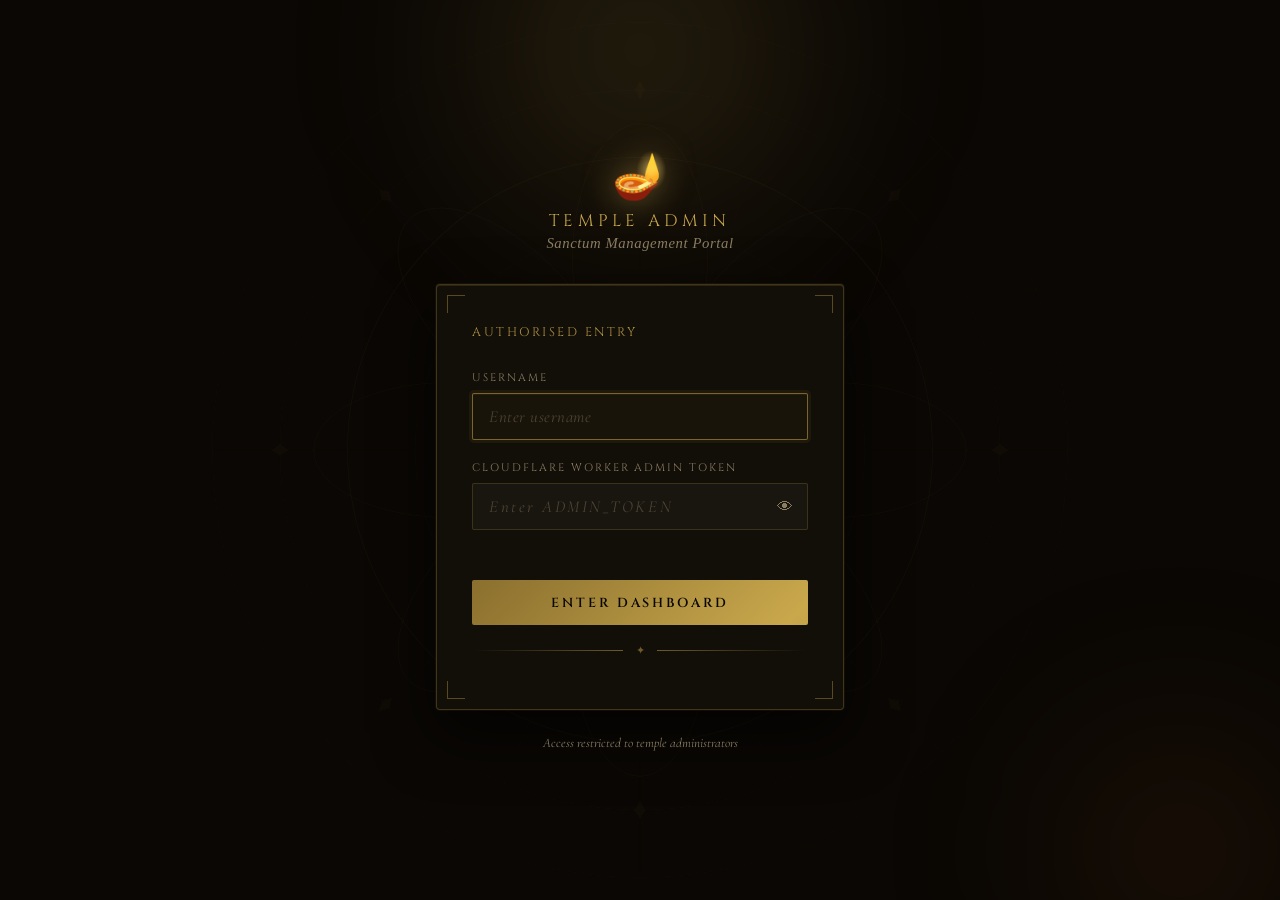
<file: login.html>
<!DOCTYPE html>
<html lang="en">
<head>
  <meta charset="UTF-8">
  <meta name="viewport" content="width=device-width, initial-scale=1.0">
  <meta name="robots" content="noindex, nofollow">
  <title>Temple Admin — Login</title>
  <link rel="icon" href="/favicon.ico">
  <link rel="icon" type="image/png" sizes="32x32" href="/output.png">
  <link rel="apple-touch-icon" href="/output.png">
  <link href="https://fonts.googleapis.com/css2?family=Cormorant+Garamond:ital,wght@0,400;0,600;1,400&family=Cinzel:wght@400;600&family=IM+Fell+English:ital@0;1&display=swap" rel="stylesheet">
  <style>
    :root {
      --gold: #c9a84c;
      --gold-light: #e8c97a;
      --gold-dim: #8a6f2e;
      --deep: #0a0704;
      --panel: #120e08;
      --surface: #1c1508;
      --border: rgba(201, 168, 76, 0.25);
      --text: #e8dfc8;
      --muted: #8a7d62;
      --error: #c0392b;
    }

    *, *::before, *::after { box-sizing: border-box; margin: 0; padding: 0; }

    body {
      min-height: 100vh;
      background-color: var(--deep);
      font-family: 'Cormorant Garamond', Georgia, serif;
      color: var(--text);
      display: flex;
      align-items: center;
      justify-content: center;
      overflow: hidden;
      position: relative;
    }

    /* Mandala background */
    .bg-mandala {
      position: fixed;
      inset: 0;
      pointer-events: none;
      z-index: 0;
    }

    .bg-mandala svg {
      width: 100%;
      height: 100%;
      opacity: 0.04;
    }

    /* Ambient glow */
    .glow-orb {
      position: fixed;
      border-radius: 50%;
      filter: blur(80px);
      pointer-events: none;
      z-index: 0;
    }

    .glow-orb.top {
      width: 500px; height: 500px;
      top: -200px; left: 50%;
      transform: translateX(-50%);
      background: radial-gradient(circle, rgba(201,168,76,0.18) 0%, transparent 70%);
    }

    .glow-orb.bottom {
      width: 400px; height: 400px;
      bottom: -150px; right: -100px;
      background: radial-gradient(circle, rgba(180,100,30,0.12) 0%, transparent 70%);
    }

    /* Login container */
    .login-wrapper {
      position: relative;
      z-index: 1;
      width: 100%;
      max-width: 440px;
      padding: 1rem;
    }

    /* Top emblem */
    .emblem {
      text-align: center;
      margin-bottom: 2rem;
      animation: fadeDown 0.8s ease both;
    }

    .emblem-lamp {
      font-size: 2.8rem;
      display: block;
      margin-bottom: 0.4rem;
      filter: drop-shadow(0 0 16px rgba(201,168,76,0.5));
      animation: lampPulse 3s ease-in-out infinite;
    }

    @keyframes lampPulse {
      0%, 100% { filter: drop-shadow(0 0 16px rgba(201,168,76,0.5)); }
      50%       { filter: drop-shadow(0 0 28px rgba(201,168,76,0.9)); }
    }

    .emblem-title {
      font-family: 'Cinzel', serif;
      font-size: 1.05rem;
      letter-spacing: 0.25em;
      color: var(--gold);
      text-transform: uppercase;
    }

    .emblem-sub {
      font-family: 'IM Fell English', serif;
      font-style: italic;
      color: var(--muted);
      font-size: 0.92rem;
      margin-top: 0.2rem;
      letter-spacing: 0.04em;
    }

    /* Decorative divider */
    .divider {
      display: flex;
      align-items: center;
      gap: 0.8rem;
      margin: 1.2rem 0;
      opacity: 0.5;
    }

    .divider::before, .divider::after {
      content: '';
      flex: 1;
      height: 1px;
      background: linear-gradient(to right, transparent, var(--gold));
    }

    .divider::after {
      background: linear-gradient(to left, transparent, var(--gold));
    }

    .divider-gem { color: var(--gold); font-size: 0.7rem; }

    /* Card */
    .login-card {
      background: var(--panel);
      border: 1px solid var(--border);
      border-radius: 4px;
      padding: 2.4rem 2.2rem 2rem;
      position: relative;
      animation: fadeUp 0.8s 0.15s ease both;
      box-shadow:
        0 0 0 1px rgba(201,168,76,0.06),
        0 24px 60px rgba(0,0,0,0.6),
        inset 0 1px 0 rgba(201,168,76,0.15);
    }

    /* Corner ornaments */
    .login-card::before,
    .login-card::after {
      content: '';
      position: absolute;
      width: 18px; height: 18px;
      border-color: var(--gold-dim);
      border-style: solid;
      opacity: 0.6;
    }

    .login-card::before {
      top: 10px; left: 10px;
      border-width: 1px 0 0 1px;
    }

    .login-card::after {
      bottom: 10px; right: 10px;
      border-width: 0 1px 1px 0;
    }

    .card-corner-tr, .card-corner-bl {
      position: absolute;
      width: 18px; height: 18px;
      border-color: var(--gold-dim);
      border-style: solid;
      opacity: 0.6;
    }

    .card-corner-tr { top: 10px; right: 10px; border-width: 1px 1px 0 0; }
    .card-corner-bl { bottom: 10px; left: 10px; border-width: 0 0 1px 1px; }

    .card-heading {
      font-family: 'Cinzel', serif;
      font-size: 0.78rem;
      letter-spacing: 0.2em;
      color: var(--gold);
      text-transform: uppercase;
      margin-bottom: 1.8rem;
      opacity: 0.85;
    }

    /* Form */
    .form-field {
      margin-bottom: 1.3rem;
    }

    label {
      display: block;
      font-family: 'Cinzel', serif;
      font-size: 0.68rem;
      letter-spacing: 0.18em;
      color: var(--muted);
      text-transform: uppercase;
      margin-bottom: 0.5rem;
    }

    input[type="text"],
    input[type="password"] {
      width: 100%;
      background: rgba(255,255,255,0.03);
      border: 1px solid rgba(201,168,76,0.2);
      border-radius: 2px;
      padding: 0.75rem 1rem;
      color: var(--text);
      font-family: 'Cormorant Garamond', serif;
      font-size: 1.05rem;
      outline: none;
      transition: border-color 0.25s, box-shadow 0.25s, background 0.25s;
      letter-spacing: 0.03em;
    }

    input[type="password"] { letter-spacing: 0.15em; }

    input:focus {
      border-color: rgba(201,168,76,0.55);
      background: rgba(201,168,76,0.04);
      box-shadow: 0 0 0 3px rgba(201,168,76,0.07), inset 0 1px 0 rgba(201,168,76,0.06);
    }

    input::placeholder { color: rgba(138,125,98,0.45); font-style: italic; }

    .input-wrap { position: relative; }

    .toggle-pw {
      position: absolute;
      right: 0.9rem;
      top: 50%;
      transform: translateY(-50%);
      background: none;
      border: none;
      cursor: pointer;
      color: var(--muted);
      font-size: 1rem;
      padding: 0;
      transition: color 0.2s;
      line-height: 1;
    }

    .toggle-pw:hover { color: var(--gold); }

    /* Submit btn */
    .btn-login {
      width: 100%;
      margin-top: 1.8rem;
      padding: 0.85rem;
      background: linear-gradient(135deg, #8a6f2e 0%, #c9a84c 50%, #8a6f2e 100%);
      background-size: 200% auto;
      border: none;
      border-radius: 2px;
      color: var(--deep);
      font-family: 'Cinzel', serif;
      font-size: 0.82rem;
      font-weight: 600;
      letter-spacing: 0.22em;
      text-transform: uppercase;
      cursor: pointer;
      transition: background-position 0.5s, box-shadow 0.3s, transform 0.15s;
      position: relative;
      overflow: hidden;
    }

    .btn-login::after {
      content: '';
      position: absolute;
      inset: 0;
      background: rgba(255,255,255,0);
      transition: background 0.2s;
    }

    .btn-login:hover {
      background-position: right center;
      box-shadow: 0 0 24px rgba(201,168,76,0.35), 0 4px 16px rgba(0,0,0,0.4);
    }

    .btn-login:active {
      transform: scale(0.985);
    }

    .btn-login:disabled {
      opacity: 0.5;
      cursor: not-allowed;
      transform: none;
    }

    /* Error message */
    .error-msg {
      display: none;
      background: rgba(192,57,43,0.1);
      border: 1px solid rgba(192,57,43,0.3);
      border-radius: 2px;
      padding: 0.65rem 0.9rem;
      color: #e07060;
      font-size: 0.92rem;
      margin-top: 1rem;
      font-style: italic;
      text-align: center;
      animation: shake 0.4s ease;
    }

    .error-msg.visible { display: block; }

    @keyframes shake {
      0%, 100% { transform: translateX(0); }
      20%, 60% { transform: translateX(-5px); }
      40%, 80% { transform: translateX(5px); }
    }

    /* Loading spinner inside button */
    .spinner {
      display: none;
      width: 16px; height: 16px;
      border: 2px solid rgba(10,7,4,0.3);
      border-top-color: var(--deep);
      border-radius: 50%;
      animation: spin 0.7s linear infinite;
      margin: 0 auto;
    }

    @keyframes spin { to { transform: rotate(360deg); } }

    .btn-login.loading .btn-text { display: none; }
    .btn-login.loading .spinner { display: block; }

    /* Footer */
    .login-footer {
      text-align: center;
      margin-top: 1.6rem;
      color: var(--muted);
      font-size: 0.82rem;
      font-style: italic;
      animation: fadeUp 0.8s 0.3s ease both;
      opacity: 0.7;
    }

    /* Animations */
    @keyframes fadeDown {
      from { opacity: 0; transform: translateY(-20px); }
      to   { opacity: 1; transform: translateY(0); }
    }

    @keyframes fadeUp {
      from { opacity: 0; transform: translateY(20px); }
      to   { opacity: 1; transform: translateY(0); }
    }

    /* Success overlay */
    .success-overlay {
      position: fixed;
      inset: 0;
      background: var(--deep);
      z-index: 100;
      display: flex;
      flex-direction: column;
      align-items: center;
      justify-content: center;
      opacity: 0;
      pointer-events: none;
      transition: opacity 0.5s;
    }

    .success-overlay.active {
      opacity: 1;
      pointer-events: all;
    }

    .success-lamp {
      font-size: 4rem;
      animation: lampPulse 1.5s ease-in-out infinite;
      margin-bottom: 1rem;
    }

    .success-text {
      font-family: 'Cinzel', serif;
      color: var(--gold);
      font-size: 1rem;
      letter-spacing: 0.2em;
    }

    /* Subtle particle dots */
    .particles {
      position: fixed;
      inset: 0;
      pointer-events: none;
      z-index: 0;
      overflow: hidden;
    }

    .particle {
      position: absolute;
      width: 2px; height: 2px;
      background: var(--gold);
      border-radius: 50%;
      opacity: 0;
      animation: float var(--dur) var(--delay) ease-in-out infinite;
    }

    @keyframes float {
      0%   { opacity: 0; transform: translateY(0) translateX(0); }
      10%  { opacity: 0.4; }
      90%  { opacity: 0.15; }
      100% { opacity: 0; transform: translateY(-120px) translateX(var(--drift)); }
    }
  </style>
</head>
<body>

  <!-- Mandala background -->
  <div class="bg-mandala" aria-hidden="true">
    <svg viewBox="0 0 800 800" xmlns="http://www.w3.org/2000/svg">
      <g transform="translate(400,400)">
        <circle r="380" fill="none" stroke="#c9a84c" stroke-width="0.5"/>
        <circle r="320" fill="none" stroke="#c9a84c" stroke-width="0.5"/>
        <circle r="260" fill="none" stroke="#c9a84c" stroke-width="1"/>
        <circle r="200" fill="none" stroke="#c9a84c" stroke-width="0.5"/>
        <circle r="140" fill="none" stroke="#c9a84c" stroke-width="0.5"/>
        <circle r="80"  fill="none" stroke="#c9a84c" stroke-width="1"/>
        <circle r="30"  fill="none" stroke="#c9a84c" stroke-width="0.5"/>
        <!-- 8-petal lotus -->
        <g id="petals">
          <ellipse rx="60" ry="120" fill="none" stroke="#c9a84c" stroke-width="0.8" transform="rotate(0)  translate(0,-170)"/>
          <ellipse rx="60" ry="120" fill="none" stroke="#c9a84c" stroke-width="0.8" transform="rotate(45) translate(0,-170)"/>
          <ellipse rx="60" ry="120" fill="none" stroke="#c9a84c" stroke-width="0.8" transform="rotate(90) translate(0,-170)"/>
          <ellipse rx="60" ry="120" fill="none" stroke="#c9a84c" stroke-width="0.8" transform="rotate(135) translate(0,-170)"/>
          <ellipse rx="60" ry="120" fill="none" stroke="#c9a84c" stroke-width="0.8" transform="rotate(180) translate(0,-170)"/>
          <ellipse rx="60" ry="120" fill="none" stroke="#c9a84c" stroke-width="0.8" transform="rotate(225) translate(0,-170)"/>
          <ellipse rx="60" ry="120" fill="none" stroke="#c9a84c" stroke-width="0.8" transform="rotate(270) translate(0,-170)"/>
          <ellipse rx="60" ry="120" fill="none" stroke="#c9a84c" stroke-width="0.8" transform="rotate(315) translate(0,-170)"/>
        </g>
        <!-- Radial lines -->
        <g stroke="#c9a84c" stroke-width="0.4">
          <line x1="0" y1="-380" x2="0" y2="380"/>
          <line x1="-380" y1="0" x2="380" y2="0"/>
          <line x1="-269" y1="-269" x2="269" y2="269"/>
          <line x1="269" y1="-269" x2="-269" y2="269"/>
          <line x1="-145" y1="-355" x2="145" y2="355"/>
          <line x1="355" y1="-145" x2="-355" y2="145"/>
          <line x1="145" y1="-355" x2="-145" y2="355"/>
          <line x1="-355" y1="-145" x2="355" y2="145"/>
        </g>
        <!-- Small diamonds -->
        <g fill="#c9a84c" opacity="0.8">
          <polygon points="0,-8 5,0 0,8 -5,0" transform="rotate(0)  translate(0,-320)"/>
          <polygon points="0,-8 5,0 0,8 -5,0" transform="rotate(45) translate(0,-320)"/>
          <polygon points="0,-8 5,0 0,8 -5,0" transform="rotate(90) translate(0,-320)"/>
          <polygon points="0,-8 5,0 0,8 -5,0" transform="rotate(135) translate(0,-320)"/>
          <polygon points="0,-8 5,0 0,8 -5,0" transform="rotate(180) translate(0,-320)"/>
          <polygon points="0,-8 5,0 0,8 -5,0" transform="rotate(225) translate(0,-320)"/>
          <polygon points="0,-8 5,0 0,8 -5,0" transform="rotate(270) translate(0,-320)"/>
          <polygon points="0,-8 5,0 0,8 -5,0" transform="rotate(315) translate(0,-320)"/>
        </g>
      </g>
    </svg>
  </div>

  <div class="glow-orb top" aria-hidden="true"></div>
  <div class="glow-orb bottom" aria-hidden="true"></div>
  <div class="particles" id="particles" aria-hidden="true"></div>

  <!-- Login -->
  <div class="login-wrapper" role="main">
    <div class="emblem">
      <span class="emblem-lamp">🪔</span>
      <div class="emblem-title">Temple Admin</div>
      <div class="emblem-sub">Sanctum Management Portal</div>
    </div>

    <div class="login-card">
      <div class="card-corner-tr"></div>
      <div class="card-corner-bl"></div>

      <div class="card-heading">Authorised Entry</div>

      <div class="form-field">
        <label for="username">Username</label>
        <input
          type="text"
          id="username"
          placeholder="Enter username"
          autocomplete="username"
          autofocus
        >
      </div>

      <div class="form-field">
        <label for="password">Cloudflare Worker Admin Token</label>
        <div class="input-wrap">
          <input
            type="password"
            id="password"
            placeholder="Enter ADMIN_TOKEN"
            autocomplete="current-password"
          >
          <button class="toggle-pw" type="button" onclick="togglePassword()" aria-label="Toggle password visibility" id="toggleBtn">👁</button>
        </div>
      </div>

      <button class="btn-login" id="loginBtn" onclick="handleLogin()">
        <span class="btn-text">Enter Dashboard</span>
        <div class="spinner"></div>
      </button>

      <div class="error-msg" id="errorMsg" role="alert">
        Enter the token configured as the Cloudflare Worker ADMIN_TOKEN.
      </div>

      <div class="divider"><span class="divider-gem">✦</span></div>
    </div>

    <p class="login-footer">Access restricted to temple administrators</p>
  </div>

  <!-- Success overlay -->
  <div class="success-overlay" id="successOverlay" aria-live="polite">
    <div class="success-lamp">🪔</div>
    <div class="success-text">Welcome, Administrator</div>
  </div>

  <script>
    // Particles
    (function spawnParticles() {
      const container = document.getElementById('particles');
      for (let i = 0; i < 24; i++) {
        const p = document.createElement('div');
        p.className = 'particle';
        p.style.cssText = `
          left: ${Math.random() * 100}%;
          bottom: ${Math.random() * 30}%;
          --dur: ${4 + Math.random() * 6}s;
          --delay: ${Math.random() * 6}s;
          --drift: ${(Math.random() - 0.5) * 60}px;
        `;
        container.appendChild(p);
      }
    })();

    // Enter key support
    document.addEventListener('keydown', (e) => {
      if (e.key === 'Enter') handleLogin();
    });

    function togglePassword() {
      const pw = document.getElementById('password');
      const btn = document.getElementById('toggleBtn');
      if (pw.type === 'password') {
        pw.type = 'text';
        btn.textContent = '🙈';
      } else {
        pw.type = 'password';
        btn.textContent = '👁';
      }
    }

    function handleLogin() {
      const btn = document.getElementById('loginBtn');
      const errorMsg = document.getElementById('errorMsg');
      const username = document.getElementById('username').value.trim();
      const password = document.getElementById('password').value;

      if (!username || !password) {
        showError('Please enter both username and the Worker admin token.');
        return;
      }

      // Loading state
      btn.classList.add('loading');
      btn.disabled = true;
      errorMsg.classList.remove('visible');

      // Simulate a brief auth delay for feel
      setTimeout(() => {
        if (username && password) {
          const remember = false;
          if (remember) localStorage.setItem('templeAdminToken', password);
          else sessionStorage.setItem('templeAdminToken', password);

          const overlay = document.getElementById('successOverlay');
          overlay.classList.add('active');
          setTimeout(() => {
            window.location.href = 'admin.html';
          }, 1400);
        } else {
          btn.classList.remove('loading');
          btn.disabled = false;
          showError('Please enter a valid token.');
          document.getElementById('password').value = '';
          document.getElementById('password').focus();
        }
      }, 700);
    }

    function showError(msg) {
      const el = document.getElementById('errorMsg');
      el.textContent = msg;
      el.classList.remove('visible');
      // Force reflow for re-animation
      void el.offsetWidth;
      el.classList.add('visible');
    }
  </script>
</body>
</html>
</file>
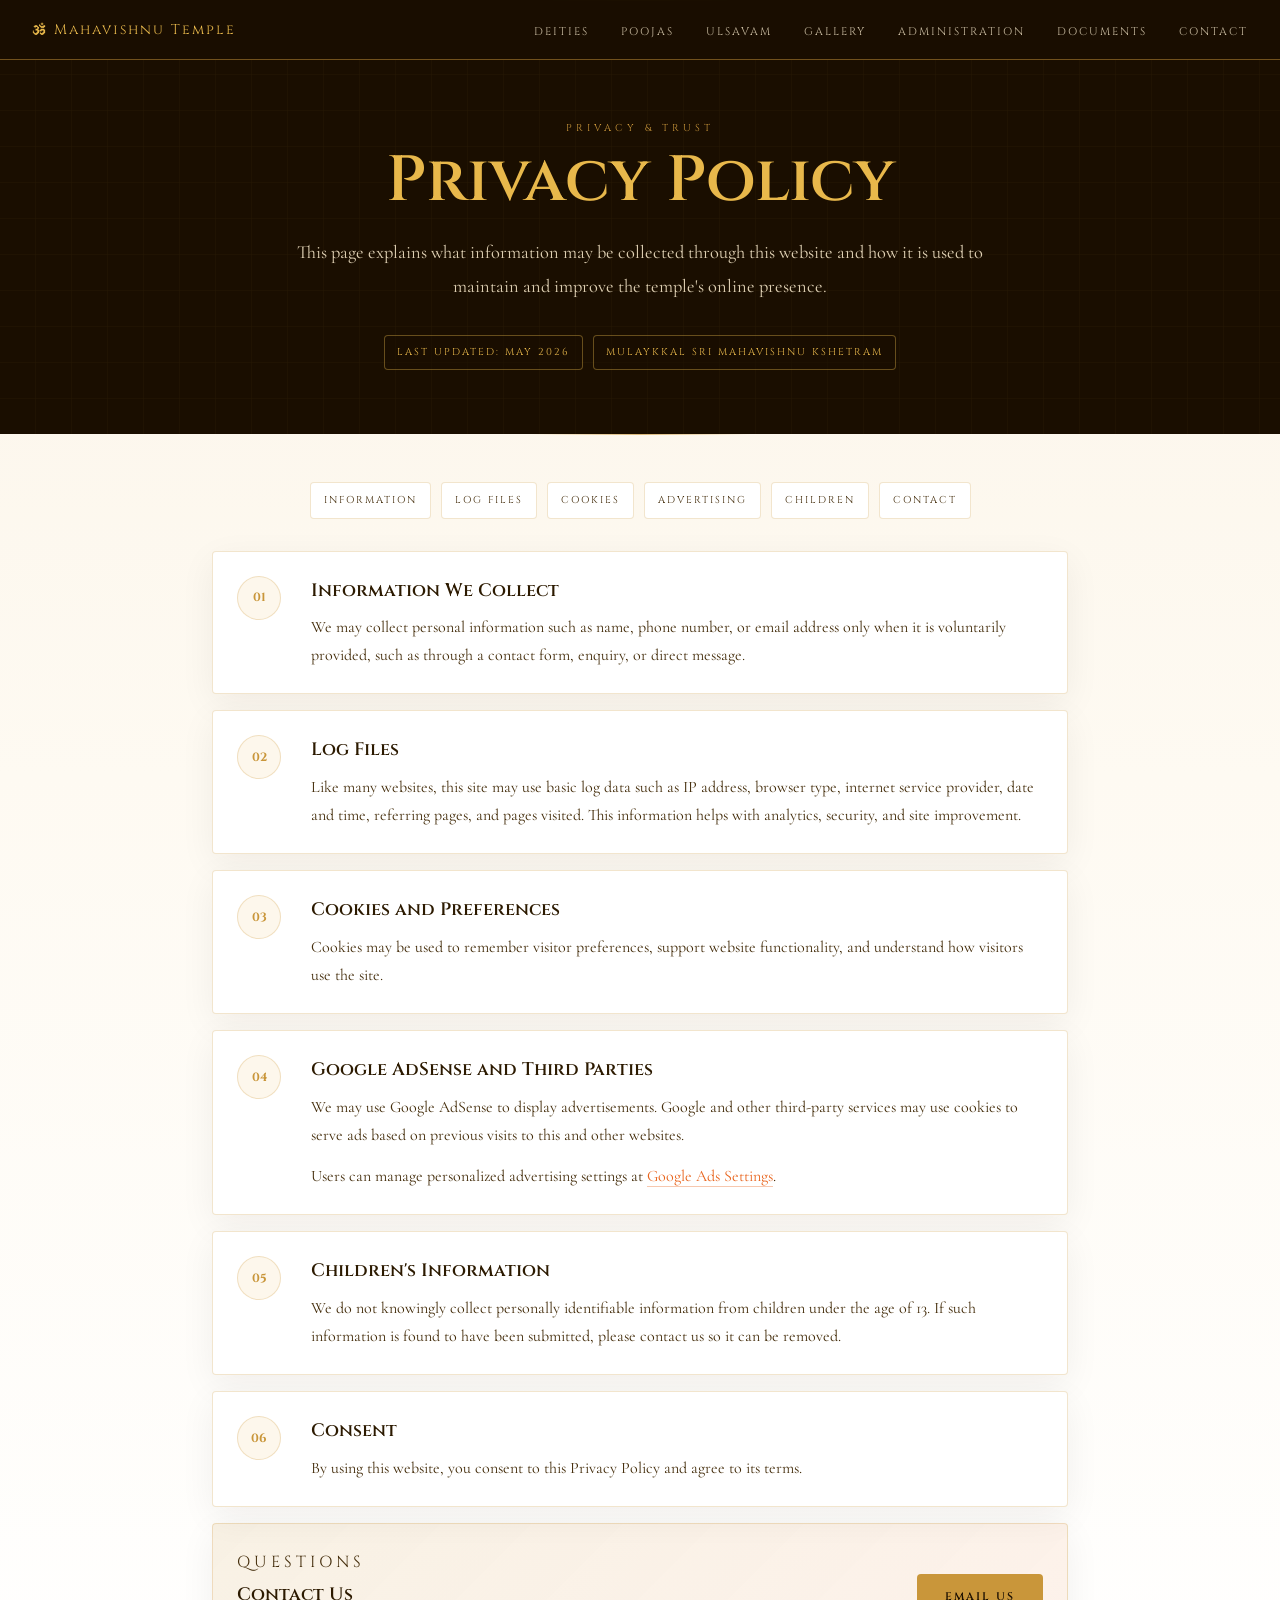
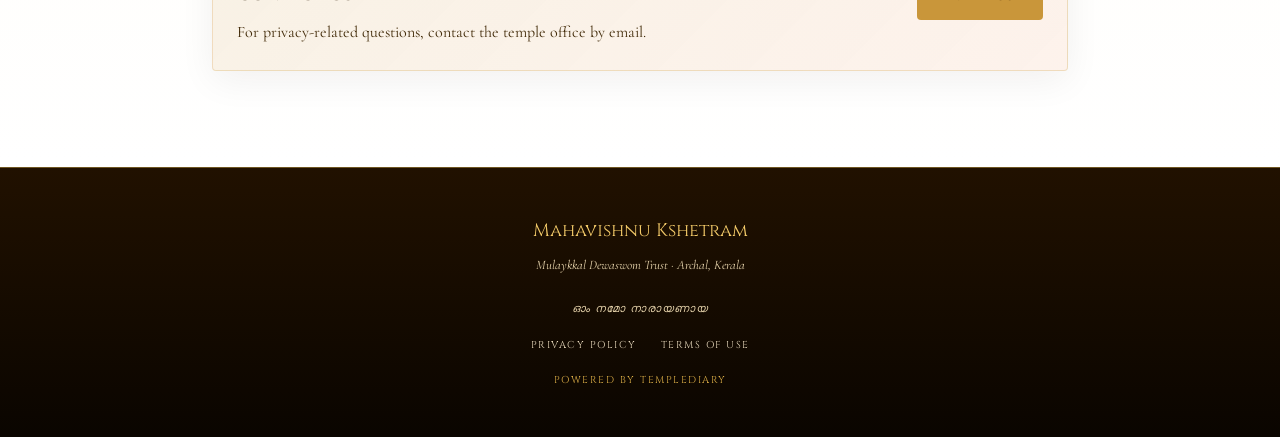
<file: privacy.html>
<!DOCTYPE html>
<html lang="en">
<head>
  <meta charset="UTF-8">
  <meta name="viewport" content="width=device-width, initial-scale=1.0">
  <title>Privacy Policy - Mahavishnu Temple</title>
  <meta name="description" content="Privacy policy for the Mulaykkal Sri Mahavishnu Kshetram website.">
  <meta name="robots" content="index, follow">
  <link rel="canonical" href="https://mulaykal.templediary.in/privacy.html">
  <meta property="og:type" content="website">
  <meta property="og:site_name" content="Mulaykkal Sri Mahavishnu Kshetram">
  <meta property="og:title" content="Privacy Policy — Mulaykkal Sri Mahavishnu Kshetram">
  <meta property="og:description" content="Privacy policy for the Mulaykkal Sri Mahavishnu Kshetram website.">
  <meta property="og:url" content="https://mulaykal.templediary.in/privacy.html">
  <meta property="og:image" content="https://mulaykal.templediary.in/og-image.png">
  <meta name="twitter:card" content="summary_large_image">
  <meta name="twitter:title" content="Privacy Policy — Mulaykkal Sri Mahavishnu Kshetram">
  <meta name="twitter:description" content="Privacy policy for the Mulaykkal Sri Mahavishnu Kshetram website.">
  <meta name="twitter:image" content="https://mulaykal.templediary.in/og-image.png">
  <link rel="icon" href="/favicon.ico">
  <link rel="icon" type="image/png" sizes="32x32" href="/output.png">
  <link rel="icon" type="image/png" sizes="192x192" href="/output.png">
  <link rel="apple-touch-icon" href="/output.png">
  <link rel="preconnect" href="https://fonts.googleapis.com">
  <link rel="preconnect" href="https://fonts.gstatic.com" crossorigin>
  <link href="https://fonts.googleapis.com/css2?family=Cinzel:wght@400;600;700&family=Cormorant+Garamond:ital,wght@0,300;0,400;0,500;1,300;1,400&family=Noto+Serif+Malayalam:wght@300;400;500&display=swap" rel="stylesheet">
  <link rel="stylesheet" href="css/style.css">
</head>
<body>

<nav>
  <a href="index.html#hero" class="nav-brand">🕉 Mahavishnu Temple</a>
  <ul class="nav-links" id="navLinks">
    <li><a href="index.html#deities">Deities</a></li>
    <li><a href="index.html#poojas">Poojas</a></li>
    <li><a href="index.html#ulsavam">Ulsavam</a></li>
    <li><a href="gallery.html">Gallery</a></li>
    <li><a href="index.html#administration">Administration</a></li>
    <li><a href="documents.html">Documents</a></li>
    <li><a href="index.html#contact">Contact</a></li>
  </ul>
  <div class="nav-toggle" id="navToggle" onclick="toggleNav()">
    <span></span><span></span><span></span>
  </div>
</nav>

<main class="legal-page">
  <section class="legal-hero">
    <div class="section-inner">
      <p class="section-label">Privacy & Trust</p>
      <h1 class="legal-title">Privacy Policy</h1>
      <p class="legal-intro">
        This page explains what information may be collected through this website and how it is used to maintain and improve the temple's online presence.
      </p>
      <div class="legal-meta">
        <span>Last updated: May 2026</span>
        <span>Mulaykkal Sri Mahavishnu Kshetram</span>
      </div>
    </div>
  </section>

  <section class="legal-content">
    <div class="legal-summary">
      <a href="#information">Information</a>
      <a href="#logs">Log Files</a>
      <a href="#cookies">Cookies</a>
      <a href="#ads">Advertising</a>
      <a href="#children">Children</a>
      <a href="#contact">Contact</a>
    </div>

    <article class="legal-card" id="information">
      <div class="legal-card-icon">01</div>
      <div>
        <h2>Information We Collect</h2>
        <p>We may collect personal information such as name, phone number, or email address only when it is voluntarily provided, such as through a contact form, enquiry, or direct message.</p>
      </div>
    </article>

    <article class="legal-card" id="logs">
      <div class="legal-card-icon">02</div>
      <div>
        <h2>Log Files</h2>
        <p>Like many websites, this site may use basic log data such as IP address, browser type, internet service provider, date and time, referring pages, and pages visited. This information helps with analytics, security, and site improvement.</p>
      </div>
    </article>

    <article class="legal-card" id="cookies">
      <div class="legal-card-icon">03</div>
      <div>
        <h2>Cookies and Preferences</h2>
        <p>Cookies may be used to remember visitor preferences, support website functionality, and understand how visitors use the site.</p>
      </div>
    </article>

    <article class="legal-card" id="ads">
      <div class="legal-card-icon">04</div>
      <div>
        <h2>Google AdSense and Third Parties</h2>
        <p>We may use Google AdSense to display advertisements. Google and other third-party services may use cookies to serve ads based on previous visits to this and other websites.</p>
        <p>Users can manage personalized advertising settings at <a href="https://www.google.com/settings/ads" target="_blank" rel="noopener">Google Ads Settings</a>.</p>
      </div>
    </article>

    <article class="legal-card" id="children">
      <div class="legal-card-icon">05</div>
      <div>
        <h2>Children's Information</h2>
        <p>We do not knowingly collect personally identifiable information from children under the age of 13. If such information is found to have been submitted, please contact us so it can be removed.</p>
      </div>
    </article>

    <article class="legal-card" id="consent">
      <div class="legal-card-icon">06</div>
      <div>
        <h2>Consent</h2>
        <p>By using this website, you consent to this Privacy Policy and agree to its terms.</p>
      </div>
    </article>

    <article class="legal-card legal-contact-card" id="contact">
      <div>
        <p class="section-label">Questions</p>
        <h2>Contact Us</h2>
        <p>For privacy-related questions, contact the temple office by email.</p>
      </div>
      <a class="btn-gold" href="mailto:info@mahavishnutemple.com">Email Us</a>
    </article>
  </section>
</main>

<footer>
  <div class="footer-name">Mahavishnu Kshetram</div>
  <div class="footer-sub" style="margin-top:4px;">Mulaykkal Dewaswom Trust · Archal, Kerala</div>
  <div class="footer-sub" style="margin-top:24px; font-size:11px; letter-spacing:1px;">ഓം നമോ നാരായണായ</div>
  <div class="footer-links">
    <a href="privacy.html">Privacy Policy</a>
    <a href="terms.html">Terms of Use</a>
  </div>
  <div class="footer-credit"><a href="https://info.templediary.in" target="_blank" rel="noopener">Powered by TempleDiary</a></div>
</footer>

<script>
  function toggleNav() {
    const links = document.getElementById('navLinks');
    links.classList.toggle('open');
  }
</script>
</body>
</html>
</file>
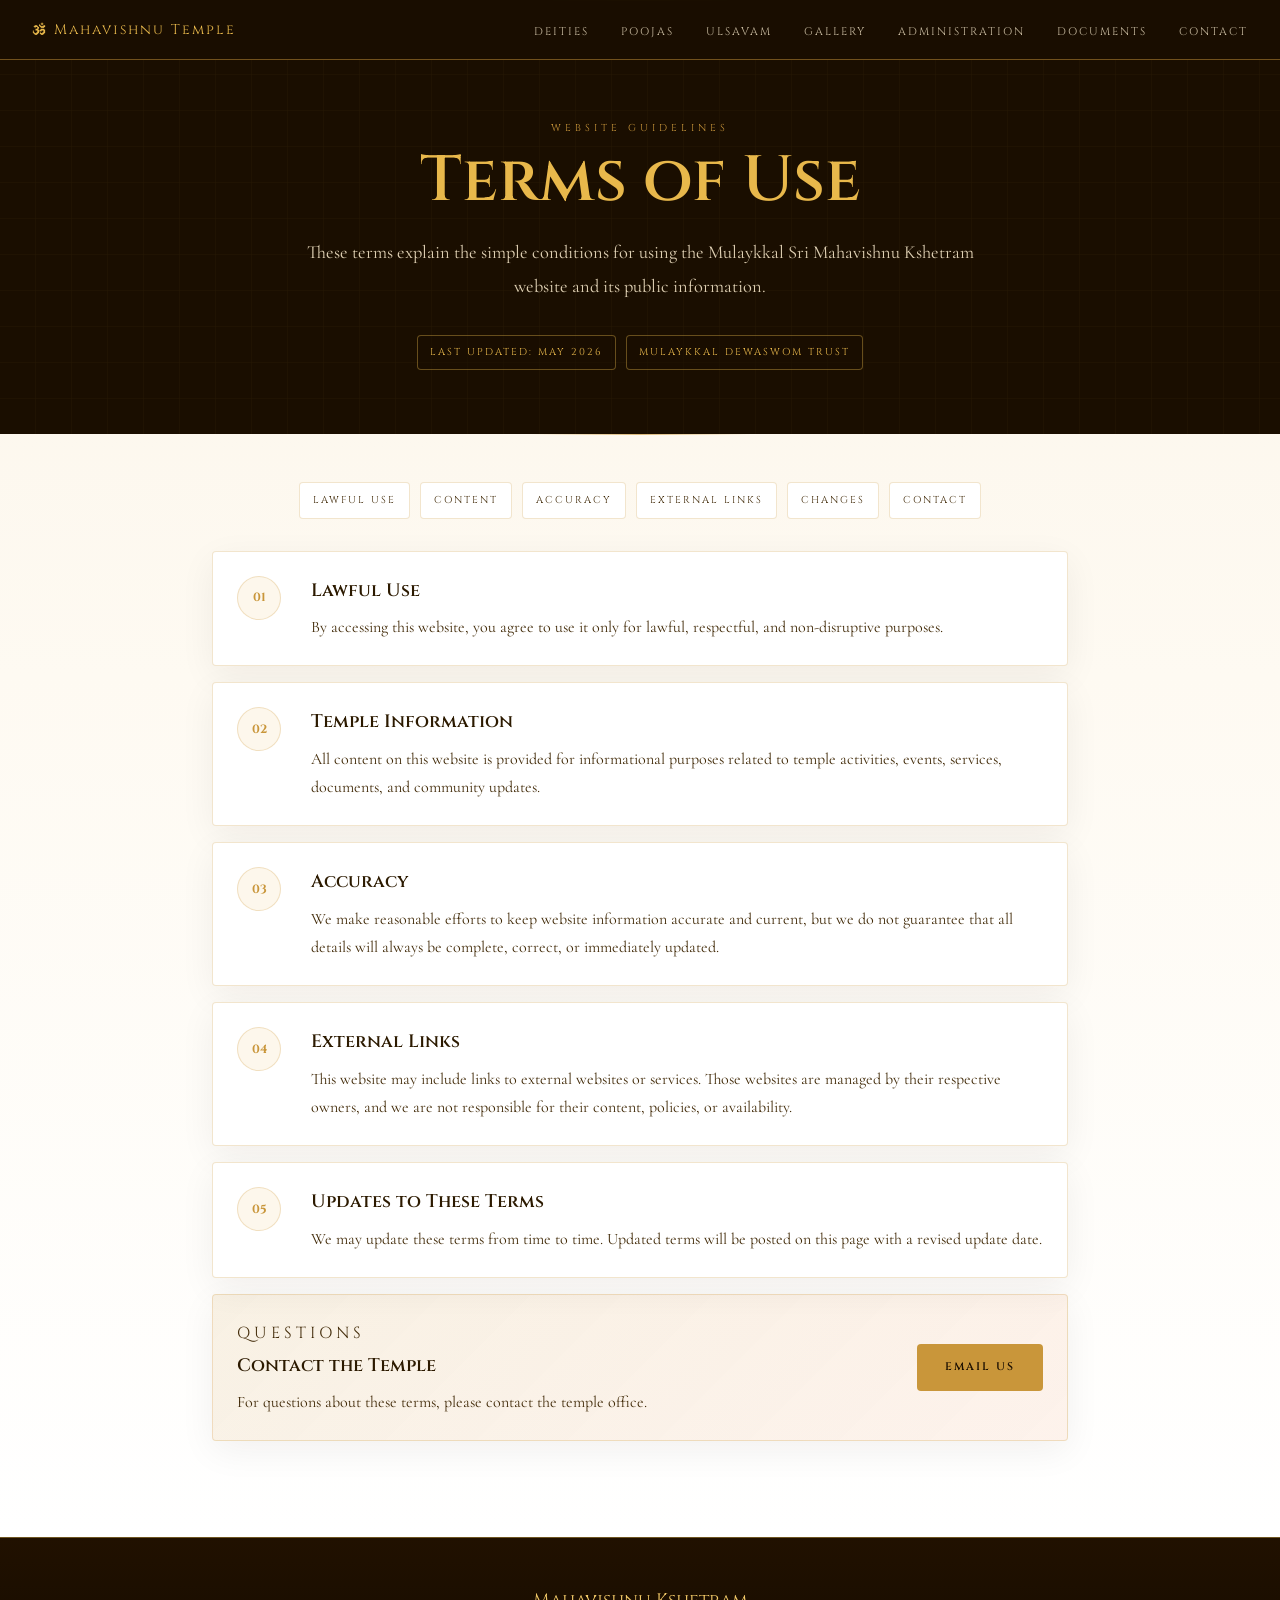
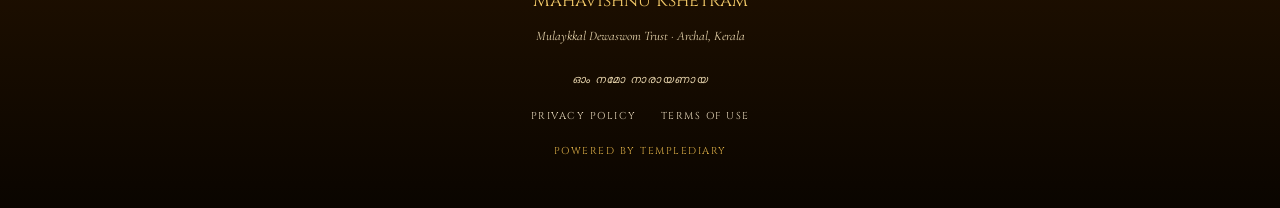
<file: terms.html>
<!DOCTYPE html>
<html lang="en">
<head>
  <meta charset="UTF-8">
  <meta name="viewport" content="width=device-width, initial-scale=1.0">
  <title>Terms of Use - Mahavishnu Temple</title>
  <meta name="description" content="Terms of use for the Mulaykkal Sri Mahavishnu Kshetram website.">
  <meta name="robots" content="index, follow">
  <link rel="canonical" href="https://mulaykal.templediary.in/terms.html">
  <meta property="og:type" content="website">
  <meta property="og:site_name" content="Mulaykkal Sri Mahavishnu Kshetram">
  <meta property="og:title" content="Terms of Use — Mulaykkal Sri Mahavishnu Kshetram">
  <meta property="og:description" content="Terms of use for the Mulaykkal Sri Mahavishnu Kshetram website.">
  <meta property="og:url" content="https://mulaykal.templediary.in/terms.html">
  <meta property="og:image" content="https://mulaykal.templediary.in/og-image.png">
  <meta name="twitter:card" content="summary_large_image">
  <meta name="twitter:title" content="Terms of Use — Mulaykkal Sri Mahavishnu Kshetram">
  <meta name="twitter:description" content="Terms of use for the Mulaykkal Sri Mahavishnu Kshetram website.">
  <meta name="twitter:image" content="https://mulaykal.templediary.in/og-image.png">
  <link rel="icon" href="/favicon.ico">
  <link rel="icon" type="image/png" sizes="32x32" href="/output.png">
  <link rel="icon" type="image/png" sizes="192x192" href="/output.png">
  <link rel="apple-touch-icon" href="/output.png">
  <link rel="preconnect" href="https://fonts.googleapis.com">
  <link rel="preconnect" href="https://fonts.gstatic.com" crossorigin>
  <link href="https://fonts.googleapis.com/css2?family=Cinzel:wght@400;600;700&family=Cormorant+Garamond:ital,wght@0,300;0,400;0,500;1,300;1,400&family=Noto+Serif+Malayalam:wght@300;400;500&display=swap" rel="stylesheet">
  <link rel="stylesheet" href="css/style.css">
</head>
<body>

<nav>
  <a href="index.html#hero" class="nav-brand">🕉 Mahavishnu Temple</a>
  <ul class="nav-links" id="navLinks">
    <li><a href="index.html#deities">Deities</a></li>
    <li><a href="index.html#poojas">Poojas</a></li>
    <li><a href="index.html#ulsavam">Ulsavam</a></li>
    <li><a href="gallery.html">Gallery</a></li>
    <li><a href="index.html#administration">Administration</a></li>
    <li><a href="documents.html">Documents</a></li>
    <li><a href="index.html#contact">Contact</a></li>
  </ul>
  <div class="nav-toggle" id="navToggle" onclick="toggleNav()">
    <span></span><span></span><span></span>
  </div>
</nav>

<main class="legal-page">
  <section class="legal-hero">
    <div class="section-inner">
      <p class="section-label">Website Guidelines</p>
      <h1 class="legal-title">Terms of Use</h1>
      <p class="legal-intro">
        These terms explain the simple conditions for using the Mulaykkal Sri Mahavishnu Kshetram website and its public information.
      </p>
      <div class="legal-meta">
        <span>Last updated: May 2026</span>
        <span>Mulaykkal Dewaswom Trust</span>
      </div>
    </div>
  </section>

  <section class="legal-content">
    <div class="legal-summary">
      <a href="#lawful-use">Lawful Use</a>
      <a href="#content">Content</a>
      <a href="#accuracy">Accuracy</a>
      <a href="#external-links">External Links</a>
      <a href="#changes">Changes</a>
      <a href="#contact">Contact</a>
    </div>

    <article class="legal-card" id="lawful-use">
      <div class="legal-card-icon">01</div>
      <div>
        <h2>Lawful Use</h2>
        <p>By accessing this website, you agree to use it only for lawful, respectful, and non-disruptive purposes.</p>
      </div>
    </article>

    <article class="legal-card" id="content">
      <div class="legal-card-icon">02</div>
      <div>
        <h2>Temple Information</h2>
        <p>All content on this website is provided for informational purposes related to temple activities, events, services, documents, and community updates.</p>
      </div>
    </article>

    <article class="legal-card" id="accuracy">
      <div class="legal-card-icon">03</div>
      <div>
        <h2>Accuracy</h2>
        <p>We make reasonable efforts to keep website information accurate and current, but we do not guarantee that all details will always be complete, correct, or immediately updated.</p>
      </div>
    </article>

    <article class="legal-card" id="external-links">
      <div class="legal-card-icon">04</div>
      <div>
        <h2>External Links</h2>
        <p>This website may include links to external websites or services. Those websites are managed by their respective owners, and we are not responsible for their content, policies, or availability.</p>
      </div>
    </article>

    <article class="legal-card" id="changes">
      <div class="legal-card-icon">05</div>
      <div>
        <h2>Updates to These Terms</h2>
        <p>We may update these terms from time to time. Updated terms will be posted on this page with a revised update date.</p>
      </div>
    </article>

    <article class="legal-card legal-contact-card" id="contact">
      <div>
        <p class="section-label">Questions</p>
        <h2>Contact the Temple</h2>
        <p>For questions about these terms, please contact the temple office.</p>
      </div>
      <a class="btn-gold" href="mailto:info@mahavishnutemple.com">Email Us</a>
    </article>
  </section>
</main>

<footer>
  <div class="footer-name">Mahavishnu Kshetram</div>
  <div class="footer-sub" style="margin-top:4px;">Mulaykkal Dewaswom Trust · Archal, Kerala</div>
  <div class="footer-sub" style="margin-top:24px; font-size:11px; letter-spacing:1px;">ഓം നമോ നാരായണായ</div>
  <div class="footer-links">
    <a href="privacy.html">Privacy Policy</a>
    <a href="terms.html">Terms of Use</a>
  </div>
  <div class="footer-credit"><a href="https://info.templediary.in" target="_blank" rel="noopener">Powered by TempleDiary</a></div>
</footer>

<script>
  function toggleNav() {
    const links = document.getElementById('navLinks');
    links.classList.toggle('open');
  }
</script>
</body>
</html>
</file>
<file: css/style.css>
:root {
    --gold: #C9963A; --gold-light: #E8B84B; --gold-pale: #F5E6C8; --gold-faint: #FDF7EC;
    --saffron: #E8621A; --saffron-light: #F07840; --cream: #FEFAF2; --deep: #1A0E00;
    --dark: #2C1A00; --mid: #432C0A; --muted: #654719;
    --border: rgba(201,150,58,0.25); --border-strong: rgba(201,150,58,0.5);
    --shadow: 0 4px 32px rgba(42,20,0,0.12); --radius: 4px;
    --font-head: 'Cinzel', serif; --font-body: 'Cormorant Garamond', serif;
  }
  * { box-sizing: border-box; margin: 0; padding: 0; }
  html { scroll-behavior: smooth; }
  body { font-family: var(--font-body); background: var(--cream); color: var(--dark); font-size: 18px; line-height: 1.7; overflow-x: hidden; }
  
  .ornament { display: flex; align-items: center; gap: 12px; margin: 0 auto 1.5rem; width: fit-content; color: var(--gold); font-size: 18px; letter-spacing: 4px; }
  .ornament::before, .ornament::after { content: ''; width: 48px; height: 1px; background: linear-gradient(90deg, transparent, var(--gold)); }
  .ornament::after { background: linear-gradient(270deg, transparent, var(--gold)); }
  
  nav { position: fixed; top: 0; left: 0; right: 0; z-index: 100; background: rgba(26,14,0,0.96); backdrop-filter: blur(8px); border-bottom: 1px solid var(--border-strong); display: flex; align-items: center; justify-content: space-between; padding: 0 2rem; height: 60px; }
  .nav-brand { font-family: var(--font-head); color: var(--gold-light); font-size: 14px; letter-spacing: 2px; text-decoration: none; }
  .nav-links { display: flex; gap: 2rem; list-style: none; }
  .nav-links a { font-family: var(--font-head); font-size: 11px; letter-spacing: 2px; color: var(--gold-pale); text-decoration: none; text-transform: uppercase; opacity: 0.8; transition: opacity 0.2s, color 0.2s; }
  .nav-links a:hover { opacity: 1; color: var(--gold-light); }
  .nav-toggle { display: none; flex-direction: column; gap: 5px; cursor: pointer; padding: 4px; }
  .nav-toggle span { width: 22px; height: 1.5px; background: var(--gold-light); transition: 0.3s; }
  
  #hero { max-width: none; width: 100%; min-height: 100vh; background: var(--deep); display: flex; flex-direction: column; align-items: center; justify-content: center; position: relative; overflow: hidden; text-align: center; padding: 80px 2rem 4rem; background-size: cover; background-position: center; }
  .hero-bg { position: absolute; inset: 0; background-color: var(--deep); background-size: cover; background-position: center; transition: background-image 0.5s ease; }
  .hero-overlay { position: absolute; inset: 0; background: linear-gradient(180deg, rgba(10,5,0,0.32), rgba(10,5,0,0.68)), radial-gradient(ellipse 80% 50% at 50% 120%, rgba(201,150,58,0.2) 0%, transparent 80%), radial-gradient(ellipse 60% 40% at 50% 0%, rgba(232,98,26,0.3) 0%, rgba(0,0,0,0.6) 100%); mix-blend-mode: multiply; }
  .hero-pattern { position: absolute; inset: 0; opacity: 0.04; background-image: repeating-linear-gradient(0deg, transparent, transparent 39px, rgba(201,150,58,1) 39px, rgba(201,150,58,1) 40px), repeating-linear-gradient(90deg, transparent, transparent 39px, rgba(201,150,58,1) 39px, rgba(201,150,58,1) 40px); }
  .hero-om { font-size: 64px; color: var(--gold); opacity: 0.3; margin-bottom: 1rem; animation: pulse 4s ease-in-out infinite; position: relative; z-index: 2;}
  @keyframes pulse { 0%,100%{opacity:0.25} 50%{opacity:0.45} }
  .hero-subtitle { font-family: var(--font-head); font-size: 11px; letter-spacing: 5px; color: var(--gold); text-transform: uppercase; margin-bottom: 1rem; position: relative; z-index: 2;}
  .hero-title { font-family: var(--font-head); font-size: clamp(2.2rem, 6vw, 4.5rem); color: var(--gold-light); line-height: 1.2; margin-bottom: 0.5rem; position: relative; z-index: 2;}
  .hero-title span { color: #fff; }
  .hero-place { font-family: var(--font-body); font-style: italic; font-size: 1.2rem; color: var(--gold-pale); opacity: 0.75; margin-bottom: 1.5rem; position: relative; z-index: 2;}
  .hero-divider { width: 120px; height: 1px; background: linear-gradient(90deg, transparent, var(--gold), transparent); margin: 1.5rem auto; position: relative; z-index: 2;}
  .hero-intro { max-width: 540px; color: var(--gold-pale); opacity: 0.9; font-size: 1.1rem; line-height: 1.9; position: relative; margin-bottom: 2.5rem; z-index: 2;}
  .hero-ctas { display: flex; flex-wrap: wrap; gap: 1rem; justify-content: center; position: relative; z-index: 2;}
  .btn-gold { font-family: var(--font-head); font-size: 11px; letter-spacing: 2px; text-transform: uppercase; padding: 14px 28px; background: var(--gold); color: var(--deep); border: none; border-radius: var(--radius); cursor: pointer; text-decoration: none; transition: background 0.2s, transform 0.15s; font-weight: 600; }
  .btn-gold:hover { background: var(--gold-light); transform: translateY(-1px); }
  .btn-outline { font-family: var(--font-head); font-size: 11px; letter-spacing: 2px; text-transform: uppercase; padding: 13px 28px; background: transparent; color: var(--gold-pale); border: 1px solid var(--border-strong); border-radius: var(--radius); cursor: pointer; text-decoration: none; transition: border-color 0.2s, color 0.2s, transform 0.15s; }
  .btn-outline:hover { border-color: var(--gold); color: var(--gold); transform: translateY(-1px); background: rgba(0,0,0,0.4); }
  
  .ulsavam-banner { background: linear-gradient(135deg, var(--saffron), #C04E12); color: #fff; padding: 12px 2rem; text-align: center; font-family: var(--font-head); font-size: 12px; letter-spacing: 2px; display: flex; align-items: center; justify-content: center; gap: 12px; position: relative; z-index: 99; margin-top: 60px; }
  .ulsavam-banner .dot { width: 8px; height: 8px; border-radius: 50%; background: #fff; opacity: 0.8; animation: blink 1.4s ease-in-out infinite; }
  @keyframes blink { 0%,100%{opacity:0.4} 50%{opacity:1} }
  
  section { padding: 5rem 2rem; max-width: 1100px; margin: 0 auto; position: relative; z-index: 2; }
  section:not(#hero)::before { content: ''; position: absolute; top: 0; left: 50%; width: min(220px, 42vw); height: 1px; transform: translateX(-50%); background: linear-gradient(90deg, transparent, rgba(201,150,58,0.65), transparent); }
  section.full-bleed { max-width: none; padding: 5rem 0; }
  .section-inner { max-width: 1100px; margin: 0 auto; padding: 0 2rem; }
  .section-label { font-family: var(--font-head); font-size: 10px; letter-spacing: 4px; text-transform: uppercase; color: var(--gold); text-align: center; margin-bottom: 0.5rem; }
  .section-title { font-family: var(--font-head); font-size: clamp(1.6rem, 3vw, 2.4rem); color: var(--dark); text-align: center; margin-bottom: 3rem; font-weight: 600; }
  .section-title.light { color: var(--gold-light); }
  
  .bg-dark { background: var(--deep); }
  .bg-warm { background: #FBF4E8; }
  .bg-cream { background: var(--cream); }
  
  .deities-grid { display: grid; grid-template-columns: repeat(auto-fill, minmax(140px, 1fr)); gap: 1.5rem; }
  .deity-card { background: rgba(255,255,255,0.78); border: 1px solid var(--border); border-top: 3px solid rgba(201,150,58,0.72); border-radius: var(--radius); padding: 1.5rem 1rem; text-align: center; box-shadow: 0 8px 28px rgba(42,20,0,0.06); transition: border-color 0.2s, transform 0.2s, box-shadow 0.2s; }
  .deity-card:hover { border-color: var(--gold); transform: translateY(-2px); box-shadow: var(--shadow); }
  .deity-icon { width: 52px; height: 52px; border-radius: 50%; background: var(--gold-faint); border: 1px solid var(--border); margin: 0 auto 0.75rem; display: flex; align-items: center; justify-content: center; font-size: 22px; }
  .deity-name { font-family: var(--font-head); font-size: 12px; letter-spacing: 1px; color: var(--dark); font-weight: 600; margin-bottom: 4px; }
  .deity-main { font-size: 10px; text-transform: uppercase; letter-spacing: 2px; color: var(--gold); font-family: var(--font-head); }
  .deity-desc { font-size: 13px; color: var(--muted); margin-top: 6px; font-style: italic; }
  
  .poojas-grid { display: grid; grid-template-columns: repeat(auto-fill, minmax(260px, 1fr)); gap: 1.5rem; }
  .pooja-card { background: #fff; border: 1px solid var(--border); border-radius: var(--radius); padding: 1.75rem; position: relative; overflow: hidden; transition: border-color 0.2s, box-shadow 0.2s; }
  .pooja-card::before { content: ''; position: absolute; top: 0; left: 0; right: 0; height: 3px; background: linear-gradient(90deg, var(--gold), var(--saffron)); transform: scaleX(0); transition: transform 0.3s; transform-origin: left; }
  .pooja-card:hover::before { transform: scaleX(1); }
  .pooja-card:hover { border-color: var(--gold-light); box-shadow: var(--shadow); }
  .pooja-name { font-family: var(--font-head); font-size: 15px; color: var(--dark); font-weight: 600; margin-bottom: 0.5rem; }
  .pooja-desc { font-size: 15px; color: var(--mid); margin-bottom: 0.75rem; line-height: 1.6; }
  .pooja-benefit { display: inline-flex; align-items: center; gap: 6px; font-size: 12px; font-family: var(--font-head); letter-spacing: 1px; color: var(--saffron); background: rgba(232,98,26,0.08); border: 1px solid rgba(232,98,26,0.2); padding: 4px 10px; border-radius: 2px; }
  
  .ulsavam-days { display: flex; flex-direction: column; gap: 1.5rem; }
  .day-item { display: grid; grid-template-columns: 80px 1fr; background: #fff; border-radius: 8px; border: 1px solid var(--border); padding: 1.5rem; gap: 2rem; align-items: start; transition: transform 0.2s, box-shadow 0.2s; box-shadow: var(--shadow); }
  .day-item:hover { transform: translateY(-2px); box-shadow: 0 8px 40px rgba(0,0,0,0.15); }
  .day-num { text-align: right; padding-right: 2rem; border-right: 1.5px solid var(--gold); height: 100%; display: flex; flex-direction: column; justify-content: center; }
  .day-num .num { font-family: var(--font-head); font-size: 2.2rem; color: var(--gold); line-height: 1; font-weight: 600; }
  .day-num .label { font-size: 10px; letter-spacing: 2px; text-transform: uppercase; color: var(--muted); font-family: var(--font-head); margin-top: 4px; }
  .day-date { font-size: 11px; letter-spacing: 2px; text-transform: uppercase; color: var(--saffron); font-family: var(--font-head); margin-bottom: 6px; font-weight: bold; }
  .day-title { font-family: var(--font-head); font-size: 20px; font-weight: 600; color: var(--dark); margin-bottom: 8px; }
  .day-details { font-size: 16px; color: var(--mid); line-height: 1.7; font-style: italic; }
  .programmes-list { margin-top: 1.5rem; padding-left: 1.25rem; border-left: 2px solid var(--gold-light); }
  .prog-item { display: flex; gap: 1.5rem; align-items: center; margin-bottom: 0.75rem; font-size: 15px; }
  .prog-time { color: var(--saffron); font-family: var(--font-head); font-weight: 700; min-width: 65px; font-size: 13px; background: var(--cream); padding: 4px 8px; border-radius: 4px; text-align: center; border: 1px solid var(--border); }
  .prog-name { color: var(--dark); font-weight: 600;}
  .active-badge { display: inline-block; background: var(--saffron); color: #fff; font-family: var(--font-head); font-size: 10px; letter-spacing: 2px; padding: 4px 10px; border-radius: 40px; margin-left: 12px; vertical-align: middle; text-transform: uppercase; font-weight: bold; }
  
  .trustees-grid { display: grid; grid-template-columns: repeat(auto-fill, minmax(220px, 1fr)); gap: 1.5rem; }
  .trustee-card { background: rgba(201,150,58,0.06); border: 1px solid var(--border); border-radius: var(--radius); padding: 1.5rem; text-align: center; }
  .trustee-avatar { width: 56px; height: 56px; border-radius: 50%; background: var(--gold-faint); border: 2px solid var(--gold); margin: 0 auto 1rem; display: flex; align-items: center; justify-content: center; font-family: var(--font-head); font-size: 20px; color: var(--gold); font-weight: 600; overflow: hidden; }
  .trustee-name { font-family: var(--font-head); font-size: 14px; font-weight: 600; color: var(--dark); margin-bottom: 6px; }
  .trustee-address { font-size: 13px; color: var(--muted); line-height: 1.6; font-style: italic; }
  
  
  
  .acharyas-grid .trustee-avatar {
  width: 180px;
  height: 200px;
  border-radius: 8px;   /* rectangle */
}
.acharyas-grid .trustee-avatar img {
  width: 100%;
  height: 100%;
  object-fit: cover;
  border-radius: inherit;  /* matches rectangle */
}
  
  
  .gallery-grid { display: grid; grid-template-columns: repeat(auto-fill, minmax(200px, 1fr)); gap: 8px; }
  .gallery-item { aspect-ratio: 4/3; border-radius: var(--radius); overflow: hidden; position: relative; background: var(--gold-faint); }
  .gallery-open { display: block; width: 100%; height: 100%; padding: 0; border: 0; background: transparent; cursor: pointer; }
  .gallery-open img { display: block; width: 100%; height: 100%; object-fit: cover; }
  .gallery-open:focus-visible { outline: 3px solid var(--saffron); outline-offset: -3px; }
  .gallery-placeholder { width: 100%; height: 100%; display: flex; align-items: center; justify-content: center; font-family: var(--font-head); font-size: 11px; letter-spacing: 1px; color: #fff; text-transform: uppercase; transition: opacity 0.3s; }
  .gallery-item:hover .gallery-placeholder { opacity: 0.7; }
  .gallery-albums { display: flex; flex-wrap: wrap; gap: 8px; margin-bottom: 2rem; }
  .album-tab { font-family: var(--font-head); font-size: 11px; letter-spacing: 2px; padding: 8px 16px; border: 1px solid var(--border); border-radius: var(--radius); cursor: pointer; background: transparent; color: var(--muted); transition: 0.2s; text-transform: uppercase; }
  .album-tab.active, .album-tab:hover { background: var(--gold); color: var(--deep); border-color: var(--gold); }
  .lightbox-open { overflow: hidden; }
  .gallery-lightbox { position: fixed; inset: 0; z-index: 1000; display: none; align-items: center; justify-content: center; padding: 72px 6vw 48px; background: rgba(12,7,0,0.92); }
  .gallery-lightbox.active { display: flex; }
  .lightbox-frame { margin: 0; width: min(1100px, 100%); max-height: 100%; display: grid; gap: 1rem; justify-items: center; }
  .lightbox-image { display: block; max-width: 100%; max-height: calc(100vh - 160px); object-fit: contain; border-radius: var(--radius); box-shadow: 0 18px 70px rgba(0,0,0,0.45); background: #120900; }
  .lightbox-caption { max-width: 760px; color: var(--gold-pale); font-style: italic; text-align: center; line-height: 1.5; }
  .lightbox-close, .lightbox-nav { position: fixed; border: 1px solid rgba(232,184,75,0.55); background: rgba(26,14,0,0.82); color: var(--gold-light); cursor: pointer; transition: background 0.2s, border-color 0.2s, transform 0.2s; }
  .lightbox-close:hover, .lightbox-nav:hover { background: var(--gold); border-color: var(--gold); color: var(--deep); transform: translateY(-1px); }
  .lightbox-close:focus-visible, .lightbox-nav:focus-visible { outline: 3px solid var(--saffron-light); outline-offset: 2px; }
  .lightbox-close { top: 20px; right: 20px; width: 44px; height: 44px; border-radius: 50%; font-size: 28px; line-height: 1; }
  .lightbox-nav { top: 50%; width: 48px; height: 64px; border-radius: var(--radius); font-size: 42px; line-height: 1; transform: translateY(-50%); }
  .lightbox-nav:hover { transform: translateY(calc(-50% - 1px)); }
  .lightbox-prev { left: 20px; }
  .lightbox-next { right: 20px; }
  
  .ritual-steps { max-width: 680px; margin: 0 auto; counter-reset: steps; display: grid; gap: 0.85rem; }
  .ritual-step { display: flex; gap: 1.5rem; align-items: start; padding: 1.25rem 1.35rem; border: 1px solid var(--border); border-left: 3px solid var(--gold); border-radius: var(--radius); background: rgba(255,255,255,0.78); box-shadow: 0 8px 28px rgba(42,20,0,0.06); counter-increment: steps; }
  .ritual-step::before { content: counter(steps, upper-roman); font-family: var(--font-head); font-size: 14px; color: var(--gold); min-width: 32px; padding-top: 4px; font-weight: 600; letter-spacing: 1px; }
  .ritual-step-title { font-family: var(--font-head); font-size: 15px; font-weight: 600; color: var(--dark); margin-bottom: 4px; }
  .ritual-step-desc { font-size: 15px; color: var(--mid); line-height: 1.7; }
  
  .about-content { max-width: 720px; margin: 0 auto; text-align: center; }
  .about-content p { font-size: 1.1rem; line-height: 2; color: var(--dark); font-style: italic; font-weight: 500; }
  .about-content p + p { margin-top: 1.5rem; }
  
  .punar-grid { display: grid; grid-template-columns: repeat(auto-fill, minmax(280px, 1fr)); gap: 1.5rem; }
  .punar-card { background: #fff; border: 1px solid var(--border); border-radius: var(--radius); overflow: hidden; cursor: pointer; transition: box-shadow 0.3s, transform 0.3s; }
  .punar-card:hover { transform: translateY(-2px); box-shadow: var(--shadow); border-color: var(--gold-light); }
  .punar-header { padding: 1.25rem 1.5rem; display: flex; align-items: center; justify-content: space-between; gap: 1rem; }
  .punar-title { font-family: var(--font-head); font-size: 16px; font-weight: 600; color: var(--dark); flex: 1; }
  .punar-toggle { width: 24px; height: 24px; border-radius: 50%; background: var(--gold-faint); border: 1px solid var(--border); display: flex; align-items: center; justify-content: center; color: var(--gold); font-size: 14px; transition: transform 0.3s; }
  .punar-card.expanded .punar-toggle { transform: rotate(180deg); }
  .punar-body { max-height: 0; overflow: hidden; transition: max-height 0.4s ease; background: var(--cream); }
  .punar-card.expanded .punar-body { max-height: 1000px; }
  .punar-img { width: 100%; aspect-ratio: 16/9; margin: 0; padding: 0; display: block; border-bottom: 1px solid var(--border); }
  .punar-img img { width: 100%; height: 100%; object-fit: cover; }
  .punar-desc { padding: 1.25rem 1.5rem; font-size: 15px; color: var(--mid); line-height: 1.6; }
  
  .contact-grid { display: grid; grid-template-columns: repeat(auto-fit, minmax(200px, 1fr)); gap: 1.5rem; max-width: 700px; margin: 0 auto 3rem; }
  .contact-card { background: rgba(201,150,58,0.06); border: 1px solid var(--border); border-radius: var(--radius); padding: 1.75rem; text-align: center; }
  .contact-role { font-family: var(--font-head); font-size: 10px; letter-spacing: 3px; text-transform: uppercase; color: var(--gold); margin-bottom: 8px; }
  .contact-name { font-family: var(--font-head); font-size: 16px; font-weight: 600; color: var(--dark); margin-bottom: 8px; }
  .contact-phone { font-size: 18px; color: var(--mid); letter-spacing: 1px; }
  .contact-section { background: radial-gradient(ellipse 80% 55% at 50% 0%, rgba(232,98,26,0.28), transparent 70%), linear-gradient(180deg, #2A1500 0%, #4A2706 52%, #1A0E00 100%) !important; border-top: 1px solid rgba(232,184,75,0.34) !important; border-bottom: 1px solid rgba(232,184,75,0.45); }
  .contact-section .section-label { color: #F3CA68 !important; }
  .contact-section .section-title.light { color: #FFF3D4; }
  .contact-section .contact-layout { color: #F5E6C8; }
  .contact-section p { color: #F5E6C8 !important; }
  .contact-section p a { color: #FFE3A0 !important; }
  .contact-section .contact-details { color: #F5E6C8 !important; background: linear-gradient(145deg, rgba(26,14,0,0.84), rgba(92,61,16,0.62)) !important; border-color: rgba(232,184,75,0.42) !important; box-shadow: 0 18px 60px rgba(0,0,0,0.26), inset 0 1px 0 rgba(255,243,212,0.08); }
  .contact-section .contact-details h3,
  .contact-section .contact-details strong { color: #F3CA68 !important; }
  .contact-section .contact-details a { color: #FFE3A0 !important; }
  .contact-section .social-link { color: #FFE3A0 !important; border-color: rgba(232,184,75,0.5) !important; background: rgba(26,14,0,0.38); }
  .contact-section .social-link:hover { color: var(--deep) !important; background: #E8B84B; border-color: #E8B84B !important; }
  .contact-section .contact-map { border-color: rgba(232,184,75,0.5) !important; box-shadow: 0 18px 60px rgba(0,0,0,0.24); }
  
  .social-links { display: flex; justify-content: center; gap: 1rem; flex-wrap: wrap; }
  .social-link { font-family: var(--font-head); font-size: 11px; letter-spacing: 2px; text-transform: uppercase; padding: 10px 20px; border: 1px solid var(--border); border-radius: var(--radius); color: var(--muted); text-decoration: none; transition: 0.2s; display: flex; align-items: center; gap: 8px; }
  .social-link:hover { border-color: var(--gold); color: var(--gold); }
  
  footer { background: linear-gradient(180deg, #211100 0%, #0A0500 100%); border-top: 1px solid rgba(232,184,75,0.45); padding: 3rem 2rem; text-align: center; }
  .footer-name { font-family: var(--font-head); font-size: 18px; color: #F3CA68; margin-bottom: 8px; }
  .footer-sub { font-size: 13px; color: #E9D6AD; font-style: italic; }
  .footer-credit { margin-top: 18px; font-family: var(--font-head); font-size: 10px; letter-spacing: 1.5px; color: #E8B84B; text-transform: uppercase; opacity: 0.95; }
  .footer-credit a { color: inherit; text-decoration: none; }
  .footer-credit a:hover { color: #FFF3D4; }

  .legal-page { background: linear-gradient(180deg, #FBF4E8 0%, var(--cream) 44%, #fff 100%); min-height: 100vh; }
  .legal-hero { max-width: none; padding: 120px 0 4rem; background: var(--deep); color: var(--gold-pale); overflow: hidden; }
  .legal-hero::before { content: ''; position: absolute; inset: 0; background: radial-gradient(ellipse 70% 50% at 50% 0%, rgba(232,98,26,0.26), transparent 65%), radial-gradient(ellipse 80% 55% at 50% 100%, rgba(201,150,58,0.2), transparent 70%); pointer-events: none; }
  .legal-hero::after { content: ''; position: absolute; inset: 0; opacity: 0.06; background-image: repeating-linear-gradient(0deg, transparent, transparent 35px, rgba(232,184,75,1) 36px), repeating-linear-gradient(90deg, transparent, transparent 35px, rgba(232,184,75,1) 36px); pointer-events: none; }
  .legal-hero .section-inner { position: relative; z-index: 1; text-align: center; }
  .legal-title { font-family: var(--font-head); font-size: clamp(2rem, 5vw, 4rem); color: var(--gold-light); line-height: 1.15; font-weight: 600; margin-bottom: 1rem; }
  .legal-intro { max-width: 720px; margin: 0 auto; color: var(--gold-pale); font-size: 1.15rem; line-height: 1.85; opacity: 0.9; }
  .legal-meta { display: flex; flex-wrap: wrap; justify-content: center; gap: 10px; margin-top: 2rem; }
  .legal-meta span { font-family: var(--font-head); font-size: 10px; letter-spacing: 2px; text-transform: uppercase; color: var(--gold-light); border: 1px solid rgba(232,184,75,0.38); background: rgba(26,14,0,0.45); border-radius: var(--radius); padding: 8px 12px; }
  .legal-content { max-width: 920px; padding-top: 3rem; }
  .legal-summary { display: flex; flex-wrap: wrap; justify-content: center; gap: 10px; margin: 0 auto 2rem; }
  .legal-summary a { font-family: var(--font-head); font-size: 10px; letter-spacing: 2px; text-transform: uppercase; text-decoration: none; color: var(--mid); background: #fff; border: 1px solid var(--border); border-radius: var(--radius); padding: 9px 13px; transition: color 0.2s, border-color 0.2s, transform 0.2s; }
  .legal-summary a:hover { color: var(--saffron); border-color: var(--gold-light); transform: translateY(-1px); }
  .legal-card { display: grid; grid-template-columns: 54px 1fr; gap: 1.25rem; align-items: start; background: #fff; border: 1px solid var(--border); border-radius: var(--radius); padding: 1.5rem; margin-bottom: 1rem; box-shadow: 0 10px 36px rgba(42,20,0,0.06); }
  .legal-card-icon { width: 44px; height: 44px; border-radius: 50%; display: flex; align-items: center; justify-content: center; background: var(--gold-faint); border: 1px solid var(--border); color: var(--gold); font-family: var(--font-head); font-size: 12px; font-weight: 700; }
  .legal-card h2 { font-family: var(--font-head); font-size: 18px; color: var(--dark); margin-bottom: 0.45rem; font-weight: 600; }
  .legal-card p { color: var(--mid); font-size: 16px; line-height: 1.75; }
  .legal-card p + p { margin-top: 0.85rem; }
  .legal-card a:not(.btn-gold) { color: var(--saffron); text-decoration: none; border-bottom: 1px solid rgba(232,98,26,0.35); }
  .legal-card a:not(.btn-gold):hover { color: var(--gold); border-bottom-color: var(--gold); }
  .legal-contact-card { grid-template-columns: 1fr auto; align-items: center; background: linear-gradient(135deg, rgba(201,150,58,0.12), rgba(232,98,26,0.08)); }
  .legal-contact-card .section-label { text-align: left; margin-bottom: 0.25rem; }
  
  .admin-link { position: fixed; bottom: 24px; right: 24px; z-index: 200; background: var(--deep); border: 1px solid var(--border-strong); color: var(--gold); font-family: var(--font-head); font-size: 10px; letter-spacing: 2px; padding: 8px 14px; border-radius: var(--radius); text-decoration: none; opacity: 0.7; transition: opacity 0.2s; }
  .admin-link:hover { opacity: 1; }
  
  /* Modal Overlay Styles for Notifications */
  .modal-overlay { position: fixed; inset: 0; background: rgba(0,0,0,0.8); backdrop-filter: blur(4px); z-index: 999; display: flex; align-items: center; justify-content: center; opacity: 0; pointer-events: none; transition: 0.3s; padding: 1rem; }
  .modal-overlay.active { opacity: 1; pointer-events: auto; }
  .modal-box { background: var(--cream); border: 2px solid var(--gold); border-radius: 8px; max-width: 500px; width: 100%; padding: 2rem; position: relative; text-align: center; transform: translateY(20px); transition: 0.4s cubic-bezier(0.175, 0.885, 0.32, 1.275); }
  .modal-overlay.active .modal-box { transform: none; }
  .modal-close { position: absolute; top: 12px; right: 16px; background: none; border: none; font-size: 24px; color: var(--muted); cursor: pointer; }
  .modal-title { font-family: var(--font-head); color: var(--saffron); margin-bottom: 1rem; font-size: 1.5rem; font-weight: 600; }
  .modal-body { color: var(--dark); font-size: 1.1rem; line-height: 1.6; white-space: pre-wrap; }

  @media (max-width: 768px) {
    .nav-links { display: none; flex-direction: column; gap: 1.5rem; }
    .nav-links.open { display: flex; position: fixed; top: 60px; left: 0; right: 0; max-height: calc(100vh - 60px); overflow-y: auto; background: rgba(26,14,0,0.98); padding: 2rem; border-bottom: 1px solid var(--border); }
    .nav-toggle { display: flex; }
    #hero { min-height: calc(100svh - 44px); padding: 92px 1.25rem 3.5rem; isolation: isolate; }
    .hero-bg { position: fixed; z-index: -1; background-image: url('../hero_mahavishnu_mobile.png'); background-position: center top; opacity: 0.28; }
    #hero::after { content: ''; position: absolute; left: 0; right: 0; bottom: 0; height: 28%; z-index: 1; background: linear-gradient(180deg, transparent, var(--deep)); pointer-events: none; }
    .hero-title,
    .hero-place,
    .hero-intro { text-shadow: 0 2px 18px rgba(0,0,0,0.72); }
    .admin-link { display: none; }
    .day-item { grid-template-columns: 1fr; gap: 1rem; text-align: center; }
    .day-num { border-right: none; padding-right: 0; border-bottom: 1.5px solid var(--gold); padding-bottom: 1rem; text-align: center;}
    .prog-item { flex-direction: column; gap: 0.5rem; text-align: left; }
    .programmes-list { border-left: none; padding-left: 0; }
    .prog-time { width: fit-content; }
    .deity-card { background: rgba(255,255,255,0.92); }
    .ritual-step { gap: 1rem; padding: 1.1rem; background: rgba(255,255,255,0.92); box-shadow: 0 10px 32px rgba(42,20,0,0.1); }
    .trustees-grid { grid-template-columns: repeat(auto-fill, minmax(140px, 1fr)); gap: 1rem; }
    .acharyas-grid { grid-template-columns: 1fr; }
    .acharyas-grid .trustee-avatar { max-width: 100%; height: auto; aspect-ratio: 9/10; }
    .gallery-lightbox { padding: 72px 1rem 32px; }
    .lightbox-image { max-height: calc(100vh - 180px); }
    .lightbox-nav { top: auto; bottom: 16px; width: 44px; height: 44px; font-size: 32px; transform: none; }
    .lightbox-nav:hover { transform: translateY(-1px); }
    .lightbox-prev { left: calc(50% - 56px); }
    .lightbox-next { right: calc(50% - 56px); }
    .legal-hero { padding-top: 100px; }
    .legal-content { padding: 2rem 1rem 4rem; }
    .legal-card { grid-template-columns: 1fr; gap: 0.85rem; padding: 1.25rem; }
    .legal-contact-card { grid-template-columns: 1fr; }
    .legal-contact-card .btn-gold { width: 100%; text-align: center; }
  }
  
  .fade-in { opacity: 0; transform: translateY(20px); transition: opacity 0.6s ease, transform 0.6s ease; }
  .fade-in.visible { opacity: 1; transform: none; }
  
  
  
.footer-links {
  display: flex;
  justify-content: center;
  flex-wrap: wrap;
  gap: 0.85rem 1.5rem;
  margin-top: 18px;
}

.footer-links a {
  text-decoration: none;
  color: #F5E6C8;
  font-family: var(--font-head);
  font-size: 10px;
  letter-spacing: 1.5px;
  text-transform: uppercase;
  opacity: 0.95;
}

.footer-links a:hover {
  color: #FFFFFF;
}
</file>
